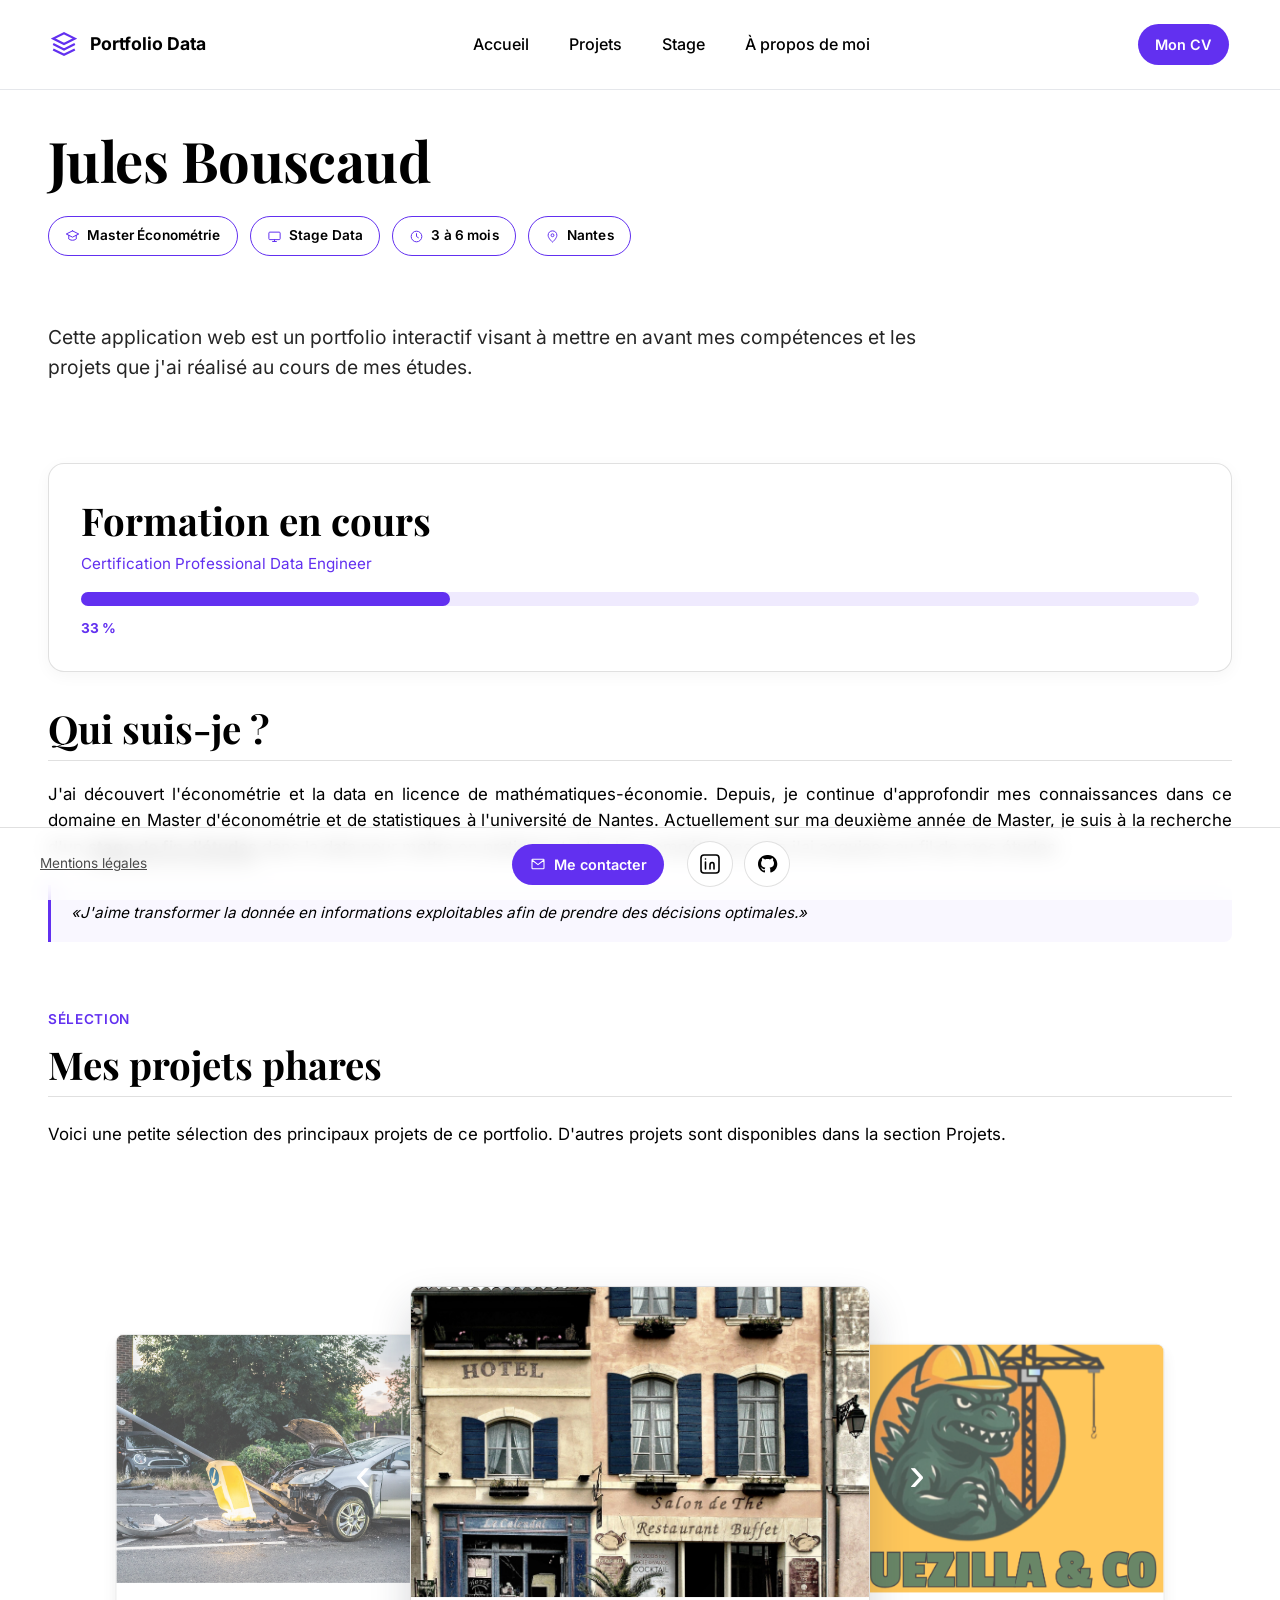
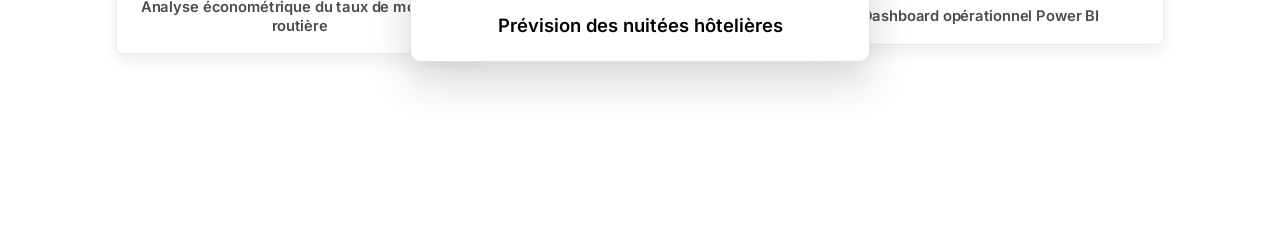
<file: index.html>
<!DOCTYPE html>
<html lang="fr">
<head>
    <meta charset="UTF-8">
    <meta name="viewport" content="width=device-width, initial-scale=1.0">
    <title>Accueil - Portfolio Jules Bouscaud</title>
    <link rel="stylesheet" href="static/css/style.css">
</head>
<body>

    <!-- Barre de navigation flottante -->
    <header class="floating-navbar">
        <a href="index.html" class="navbar-logo">
            <svg width="22" height="22" viewBox="0 0 24 24" fill="none" stroke="currentColor" stroke-width="2">
                <path d="M12 2L2 7l10 5 10-5-10-5zM2 17l10 5 10-5M2 12l10 5 10-5"/>
            </svg>
            <span>Portfolio Data</span>
        </a>

        <nav class="navbar-links" id="navbarLinks">
            <a href="index.html">Accueil</a>
            <a href="projets.html">Projets</a>
            <a href="stage.html">Stage</a>
            <a href="a_propos.html">À propos de moi</a>
            <a href="static/docs/cv.pdf" class="navbar-download-btn-mobile" download="Mon_CV.pdf">Mon CV</a>
        </nav>

        <!-- Bouton CV principal -->
        <a href="static/docs/cv.pdf" class="navbar-download-btn" download="Mon_CV.pdf">Mon CV</a>

        <button class="navbar-mobile-toggle" id="navbarMobileToggle" aria-label="Ouvrir le menu">
            <span></span><span></span><span></span>
        </button>
    </header>

    <main>
        <section class="hero">
            <h1>Jules Bouscaud</h1>

           <div class="hero-tags-row">
            <span class="hero-tag">
                <svg viewBox="0 0 24 24" fill="none" xmlns="http://www.w3.org/2000/svg">
                    <path d="M12 3L2 8L12 13L22 8L12 3Z" stroke="currentColor" stroke-width="1.6" stroke-linecap="round" stroke-linejoin="round"/>
                    <path d="M6 10V16C6 16 8.5 18 12 18C15.5 18 18 16 18 16V10" stroke="currentColor" stroke-width="1.6" stroke-linecap="round" stroke-linejoin="round"/>
                </svg>
                Master Économétrie
            </span>
            <span class="hero-tag">
                <svg viewBox="0 0 24 24" fill="none" xmlns="http://www.w3.org/2000/svg">
                    <rect x="3" y="5" width="18" height="12" rx="1.5" stroke="currentColor" stroke-width="1.6"/>
                    <path d="M9 20H15M12 17V20" stroke="currentColor" stroke-width="1.6" stroke-linecap="round"/>
                </svg>
                Stage Data
            </span>
            <span class="hero-tag">
                <svg viewBox="0 0 24 24" fill="none" xmlns="http://www.w3.org/2000/svg">
                    <circle cx="12" cy="12" r="8.5" stroke="currentColor" stroke-width="1.6"/>
                    <path d="M12 7.5V12L15 14" stroke="currentColor" stroke-width="1.6" stroke-linecap="round" stroke-linejoin="round"/>
                </svg>
                3 à 6 mois
            </span>
            <span class="hero-tag">
                <svg viewBox="0 0 24 24" fill="none" xmlns="http://www.w3.org/2000/svg">
                    <path d="M12 21C12 21 19 15 19 10C19 5.9 15.9 3 12 3C8.1 3 5 5.9 5 10C5 15 12 21 12 21Z" stroke="currentColor" stroke-width="1.6" stroke-linejoin="round"/>
                    <circle cx="12" cy="10" r="2.3" stroke="currentColor" stroke-width="1.6"/>
                </svg>
                Nantes 
            </span>
        </div>
        <br>
            <p class="tagline">
                Cette application web est un portfolio interactif visant à mettre en avant mes compétences et les projets que j'ai réalisé au cours
                de mes études. 
            </p>
        </section>

        <section class="training-progress" id="trainingProgress" data-progress="33">
            <h2>Formation en cours</h2>
            <p class="training-subtitle">Certification Professional Data Engineer</p>

            <div class="progress-track" role="progressbar" tabindex="0"
                 aria-label="Avancement de la formation"
                 aria-valuemin="0" aria-valuemax="100" aria-valuenow="0">
                <div class="progress-fill"></div>
            </div>

            <div class="progress-scale">
                <span class="progress-percent">0 %</span>
            </div>
        </section>

        <section class="about-me">
            <h2>Qui suis-je ?</h2>
            <p class="about-text">
                J'ai découvert l'économétrie et la data en licence de mathématiques-économie. 
                Depuis, je continue d'approfondir mes connaissances dans ce domaine en Master d'économétrie et de statistiques à l'université de Nantes.
                Actuellement sur ma deuxième année de Master, je suis à la recherche d'un <a href="stage.html" class="underline-hover">stage de fin d'études</a> dans la data 
                pour mettre en pratiques toutes les compétences que j'ai acquises au fil de mes études.
         </p>
            
            <blockquote class="personal-note">
                «J'aime transformer la donnée en informations exploitables afin de prendre des décisions optimales.»
            </blockquote>
        </section>

        <section class="projects-preview">
            <span class="section-eyebrow">Sélection</span>
            <h2>Mes projets phares</h2>
            <p class="section-text">
                Voici une petite sélection des principaux projets de ce portfolio. D'autres projets sont disponibles 
                dans la section <a href="projets.html">Projets</a>. 
            </p>
        </section>

        <div class="carousel" id="carousel">
            <button class="carousel-arrow carousel-arrow-left" id="prevBtn" aria-label="Projet précédent">&#8249;</button>

            <div class="carousel-track" id="carouselTrack">
                <a href="projet.html?id=nuitees" class="carousel-card" data-index="0">
                    <img src="static/img/projet1.jpg" alt="Prévision des nuitées hôtelières">
                    <div class="carousel-card-body"><h3>Prévision des nuitées hôtelières</h3></div>
                </a>

                <a href="projet.html?id=dashboard" class="carousel-card" data-index="1">
                    <img src="static/img/projet2.jpg" alt="Dashboard Power BI">
                    <div class="carousel-card-body"><h3>Dashboard opérationnel Power BI</h3></div>
                </a>

                <a href="projet.html?id=accident routier" class="carousel-card" data-index="2">
                    <img src="static/img/projet6.jpg" alt="accident mortel">
                    <div class="carousel-card-body">
                        <h3>Analyse économétrique du taux de mortalité routière</h3>
                    </div>
                </a>
            </div>

            <button class="carousel-arrow carousel-arrow-right" id="nextBtn" aria-label="Projet suivant">&#8250;</button>
        </div>
    </main>

    <!-- Footer -->
    <footer class="site-footer">
        <div class="footer-inner">
            <a href="#" class="footer-legal-link" id="openLegalModal">Mentions légales</a>
            <div class="footer-center-group">
                <a href="mailto:ton.email@exemple.com" class="footer-cta">
                    <svg viewBox="0 0 24 24" fill="none" xmlns="http://www.w3.org/2000/svg">
                        <path d="M3 6L12 13L21 6M4 5H20C20.5523 5 21 5.44772 21 6V18C21 18.5523 20.5523 19 20 19H4C3.44772 19 3 18.5523 3 18V6C3 5.44772 3.44772 5 4 5Z" stroke="currentColor" stroke-width="1.6" stroke-linecap="round" stroke-linejoin="round"/>
                    </svg>
                    Me contacter
                </a>
                <div class="footer-icons">
                    <a href="https://www.linkedin.com/in/jules-bouscaud-17594324b/" target="_blank" class="footer-icon" data-tooltip="LinkedIn">
                        <svg viewBox="0 0 24 24" fill="none" xmlns="http://www.w3.org/2000/svg">
                            <rect x="3" y="3" width="18" height="18" rx="3" stroke="currentColor" stroke-width="1.6"/>
                            <path d="M7.5 10V17M7.5 7V7.01M12 17V13C12 11.6 12.8 10.5 14.2 10.5C15.5 10.5 16 11.4 16 13V17" stroke="currentColor" stroke-width="1.6" stroke-linecap="round" stroke-linejoin="round"/>
                        </svg>
                    </a>
                    <a href="https://github.com/Jules-BStats" target="_blank" class="footer-icon" data-tooltip="GitHub">
                        <svg viewBox="0 0 24 24" fill="none" xmlns="http://www.w3.org/2000/svg">
                            <path d="M12 3C7 3 3 7 3 12C3 16 5.6 19.4 9.3 20.6C9.8 20.7 10 20.4 10 20.1V18.3C7.4 18.9 6.9 17.2 6.9 17.2C6.5 16.2 5.9 16 5.9 16C5.1 15.4 6 15.4 6 15.4C6.8 15.5 7.3 16.3 7.3 16.3C8.1 17.6 9.4 17.2 9.8 17C9.9 16.4 10.1 16 10.4 15.8C8.3 15.5 6.1 14.7 6.1 11.1C6.1 10.1 6.5 9.3 7.1 8.6C7 8.4 6.7 7.5 7.2 6.3C7.2 6.3 8 6 10 7.4C10.8 7.2 11.7 7.1 12.6 7.1C13.4 7.1 14.3 7.2 15.1 7.4C17.1 6 17.9 6.3 17.9 6.3C18.4 7.5 18.1 8.4 18 8.6C18.6 9.3 19 10.1 19 11.1C19 14.7 16.8 15.5 14.6 15.8C15 16.1 15.3 16.7 15.3 17.6V20.1C15.3 20.4 15.5 20.7 16 20.6C19.7 19.4 22.3 16 22.3 12C22.3 7 18.3 3 13.3 3H12Z" fill="currentColor"/>
                        </svg>
                    </a>
                </div>
            </div>
            <div class="footer-spacer"></div>
        </div>
    </footer>

    <div class="legal-modal-overlay" id="legalModal">
        <div class="legal-modal-content">
            <button class="legal-modal-close" id="closeLegalModal" aria-label="Fermer">&times;</button>
            <h2>Mentions Légales et RGPD</h2>
            
            <h3>1. Éditeur du site</h3>
            <p>Le présent site est un portfolio personnel édité par <strong>Jules Bouscaud</strong>.</p>
            
            <h3>2. Hébergement</h3>
            <p>Le site est hébergé par <strong>GitHub Inc.</strong><br>
            Adresse : 88 Colin P. Kelly Jr. Street, San Francisco, CA 94107, États-Unis.<br>
            Plateforme : GitHub Pages (https://pages.github.com)</p>
            
            <h3>3. Propriété intellectuelle et Copyright</h3>
            <p>© 2026 Jules Bouscaud - Tous droits réservés. Sauf mention contraire, les textes, le code source et la structure de ce site sont la propriété exclusive de l'éditeur. Les images utilisées sont libres de droits.</p>
            
            <h3>4. Protection des données personnelles (RGPD)</h3>
            <p>Ce site web est un site vitrine informatif en lecture seule. Aucune information personnelle n'est collectée à l'insu de l'utilisateur, aucun formulaire interactif ne stocke de données en base de données, et aucun cookie publicitaire ou de traçage n'est déposé.</p>
        </div>
    </div>

    <!-- Bouton Scroll to top -->
    <button class="scroll-top" id="scrollTop" aria-label="Remonter en haut">
        <svg viewBox="0 0 24 24" fill="none" xmlns="http://www.w3.org/2000/svg">
            <path d="M12 19V5M12 5L6 11M12 5L18 11" stroke="currentColor" stroke-width="2" stroke-linecap="round" stroke-linejoin="round"/>
        </svg>
    </button>   

    <!-- Scripts JS externes -->
    <script src="static/js/nav.js"></script>
    <script src="static/js/modal.js"></script>
    <script src="static/js/carousel.js"></script>
    <script src="static/js/swipe.js"></script>
    <script src="static/js/progress.js"></script>

</body>
</html>
</file>
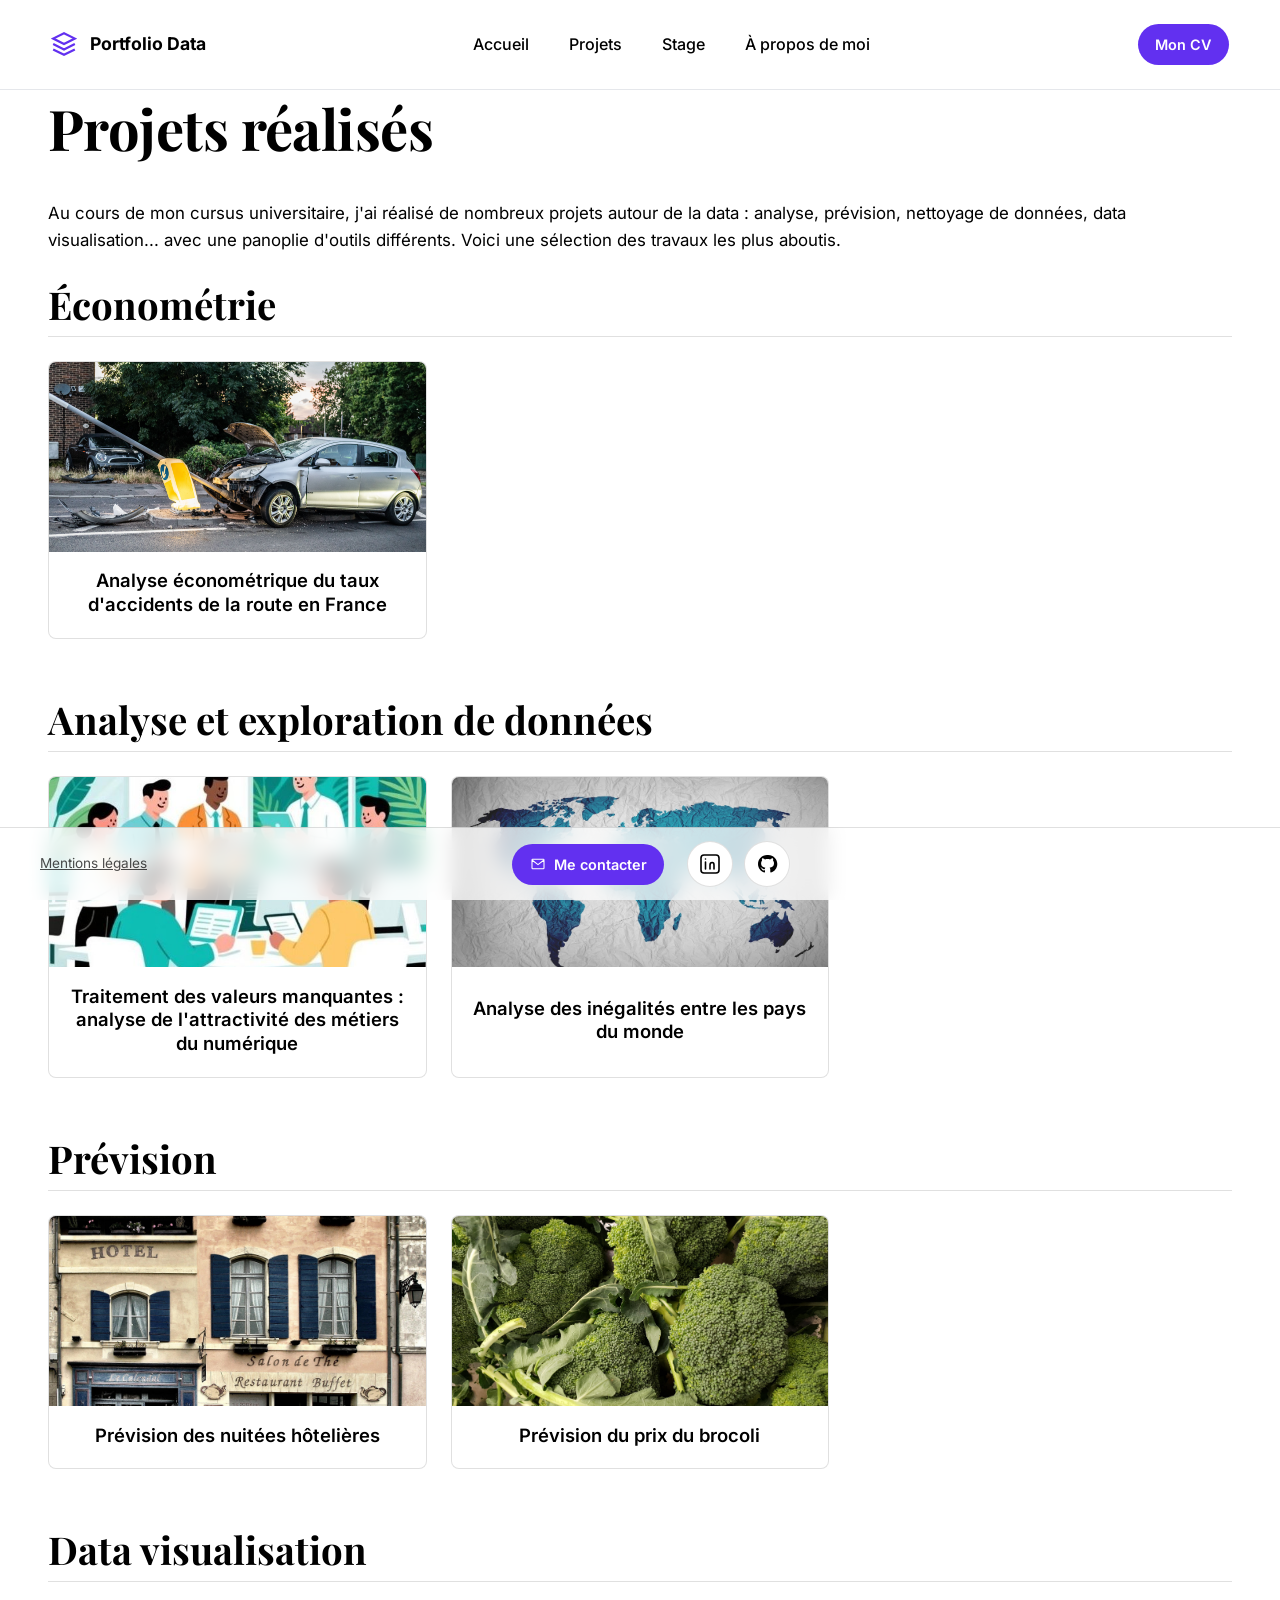
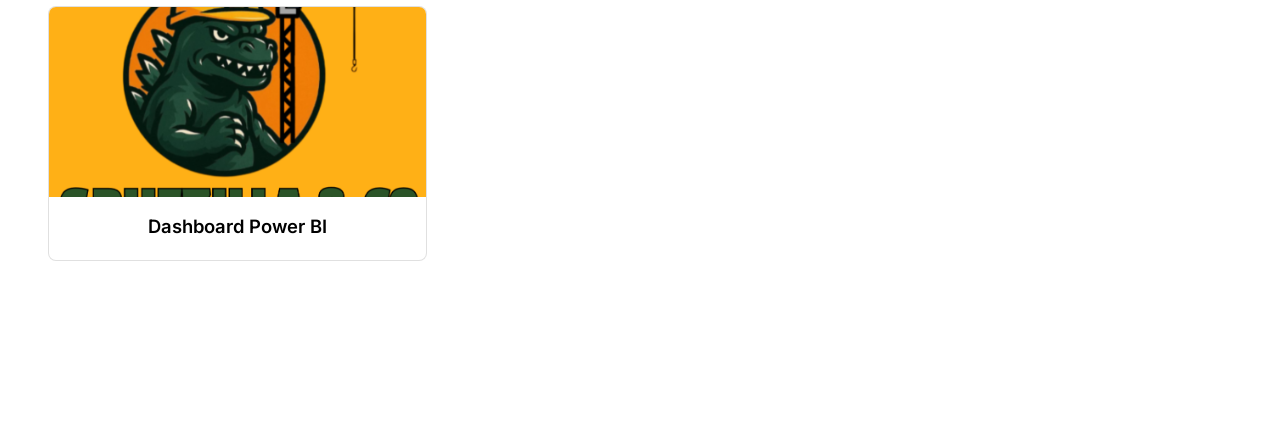
<file: projets.html>
<!DOCTYPE html>
<html lang="fr">
<head>
    <meta charset="UTF-8">
    <meta name="viewport" content="width=device-width, initial-scale=1.0">
    <title>Projets - Portfolio Jules Bouscaud</title>
    <link rel="stylesheet" href="static/css/style.css">
</head>
<body>

    <header class="floating-navbar">
        <a href="index.html" class="navbar-logo">
            <svg width="22" height="22" viewBox="0 0 24 24" fill="none" stroke="currentColor" stroke-width="2">
                <path d="M12 2L2 7l10 5 10-5-10-5zM2 17l10 5 10-5M2 12l10 5 10-5"/>
            </svg>
            <span>Portfolio Data</span>
        </a>
        <nav class="navbar-links" id="navbarLinks">
            <a href="index.html">Accueil</a>
            <a href="projets.html">Projets</a>
            <a href="stage.html">Stage</a>
            <a href="a_propos.html">À propos de moi</a>
            <a href="static/docs/cv.pdf" class="navbar-download-btn-mobile" download="Mon_CV.pdf">Mon CV</a>
        </nav>
        <a href="static/docs/cv.pdf" class="navbar-download-btn" download="Mon_CV.pdf">Mon CV</a>
        <button class="navbar-mobile-toggle" id="navbarMobileToggle" aria-label="Ouvrir le menu">
            <span></span><span></span><span></span>
        </button>
    </header>

    <main>
        <section class="projects-header">
            <h1>Projets réalisés</h1>
        </section>

        <section class="projects-intro">
            <p>
                Au cours de mon cursus universitaire, j'ai réalisé de nombreux projets autour de la data :
                analyse, prévision, nettoyage de données, data visualisation... avec une panoplie d'outils
                différents. Voici une sélection des travaux les plus aboutis.
            </p>
        </section>
        <br>

        <section class="project-family" data-family="analyse">
            <h2 class="family-title">Économétrie</h2>
            <div class="project-grid">
                <a href="projet.html?id=accident routier" id="accident routier" class="showcase-card project-card" data-skills="r solo">
                    <img src="static/img/projet6.jpg" alt="Analyse économétrique">
                    <div class="showcase-card-body">
                        <h3>Analyse économétrique du taux d'accidents de la route en France</h3>
                    </div>
                </a> 
            </div>
        </section>

        <section class="project-family" data-family="analyse">
            <h2 class="family-title">Analyse et exploration de données</h2>
            <div class="project-grid">
                <a href="projet.html?id=Nettoyage" id="Nettoyage" class="showcase-card project-card" data-skills="r solo">
                    <img src="static/img/projet3.jpg" alt="Nettoyage et exploration de données">
                    <div class="showcase-card-body">
                        <h3>Traitement des valeurs manquantes : analyse de l'attractivité des métiers du numérique</h3>
                    </div>
                </a>
            
                <a href="projet.html?id=Analyse  de donnees" id="Analyse  de donnees" class="showcase-card project-card" data-skills="r solo">
                    <img src="static/img/projet4.jpg" alt="Analyse de data">
                    <div class="showcase-card-body">
                        <h3>Analyse des inégalités entre les pays du monde</h3>
                    </div>
                </a>
            </div>
        </section>

        <section class="project-family" data-family="prevision">
            <h2 class="family-title">Prévision</h2>
            <div class="project-grid">
                <a href="projet.html?id=nuitees" id="nuitees" class="showcase-card project-card" data-skills="r binome">
                    <img src="static/img/projet1.jpg" alt="Prévision des nuitées hôtelières">
                    <div class="showcase-card-body">
                        <h3>Prévision des nuitées hôtelières</h3>
                    </div>
                </a>

                <a href="projet.html?id=brocolis" id="brocolis" class="showcase-card project-card" data-skills="r binome">
                    <img src="static/img/projet5.jpg" alt="Prévision du prix du brocoli">
                    <div class="showcase-card-body">
                        <h3>Prévision du prix du brocoli </h3>
                    </div>
                </a>
            </div>
        </section>

        <section class="project-family" data-family="visualisation">
            <h2 class="family-title">Data visualisation</h2>
            <div class="project-grid">
                <a href="projet.html?id=dashboard" id="dashboard" class="showcase-card project-card" data-skills="powerbi solo">
                    <img src="static/img/projet2.jpg" alt="Dashboard Power BI">
                    <div class="showcase-card-body">
                        <h3>Dashboard Power BI</h3>
                    </div>
                </a>
            </div>
        </section>
    </main>

    <footer class="site-footer">
        <div class="footer-inner">
            <a href="#" class="footer-legal-link" id="openLegalModal">Mentions légales</a>
            <div class="footer-center-group">
                <a href="mailto:ton.email@exemple.com" class="footer-cta">
                    <svg viewBox="0 0 24 24" fill="none" xmlns="http://www.w3.org/2000/svg">
                        <path d="M3 6L12 13L21 6M4 5H20C20.5523 5 21 5.44772 21 6V18C21 18.5523 20.5523 19 20 19H4C3.44772 19 3 18.5523 3 18V6C3 5.44772 3.44772 5 4 5Z" stroke="currentColor" stroke-width="1.6" stroke-linecap="round" stroke-linejoin="round"/>
                    </svg>
                    Me contacter
                </a>
                <div class="footer-icons">
                    <a href="https://www.linkedin.com/in/jules-bouscaud-17594324b/" target="_blank" class="footer-icon" data-tooltip="LinkedIn">
                        <svg viewBox="0 0 24 24" fill="none" xmlns="http://www.w3.org/2000/svg">
                            <rect x="3" y="3" width="18" height="18" rx="3" stroke="currentColor" stroke-width="1.6"/>
                            <path d="M7.5 10V17M7.5 7V7.01M12 17V13C12 11.6 12.8 10.5 14.2 10.5C15.5 10.5 16 11.4 16 13V17" stroke="currentColor" stroke-width="1.6" stroke-linecap="round" stroke-linejoin="round"/>
                        </svg>
                    </a>
                    <a href="https://github.com/Jules-BStats" target="_blank" class="footer-icon" data-tooltip="GitHub">
                        <svg viewBox="0 0 24 24" fill="none" xmlns="http://www.w3.org/2000/svg">
                            <path d="M12 3C7 3 3 7 3 12C3 16 5.6 19.4 9.3 20.6C9.8 20.7 10 20.4 10 20.1V18.3C7.4 18.9 6.9 17.2 6.9 17.2C6.5 16.2 5.9 16 5.9 16C5.1 15.4 6 15.4 6 15.4C6.8 15.5 7.3 16.3 7.3 16.3C8.1 17.6 9.4 17.2 9.8 17C9.9 16.4 10.1 16 10.4 15.8C8.3 15.5 6.1 14.7 6.1 11.1C6.1 10.1 6.5 9.3 7.1 8.6C7 8.4 6.7 7.5 7.2 6.3C7.2 6.3 8 6 10 7.4C10.8 7.2 11.7 7.1 12.6 7.1C13.4 7.1 14.3 7.2 15.1 7.4C17.1 6 17.9 6.3 17.9 6.3C18.4 7.5 18.1 8.4 18 8.6C18.6 9.3 19 10.1 19 11.1C19 14.7 16.8 15.5 14.6 15.8C15 16.1 15.3 16.7 15.3 17.6V20.1C15.3 20.4 15.5 20.7 16 20.6C19.7 19.4 22.3 16 22.3 12C22.3 7 18.3 3 13.3 3H12Z" fill="currentColor"/>
                        </svg>
                    </a>
                </div>
            </div>
            <div class="footer-spacer"></div>
        </div>
    </footer>

    <div class="legal-modal-overlay" id="legalModal">
        <div class="legal-modal-content">
            <button class="legal-modal-close" id="closeLegalModal" aria-label="Fermer">&times;</button>
            <h2>Mentions Légales et RGPD</h2>
            
            <h3>1. Éditeur du site</h3>
            <p>Le présent site est un portfolio personnel édité par <strong>Jules Bouscaud</strong>.</p>
            
            <h3>2. Hébergement</h3>
            <p>Le site est hébergé par <strong>GitHub Inc.</strong><br>
            Adresse : 88 Colin P. Kelly Jr. Street, San Francisco, CA 94107, États-Unis.<br>
            Plateforme : GitHub Pages (https://pages.github.com)</p>
            
            <h3>3. Propriété intellectuelle et Copyright</h3>
            <p>© 2026 Jules Bouscaud - Tous droits réservés. Sauf mention contraire, les textes, le code source et la structure de ce site sont la propriété exclusive de l'éditeur. Les images utilisées sont libres de droits.</p>
            
            <h3>4. Protection des données personnelles (RGPD)</h3>
            <p>Ce site web est un site vitrine informatif en lecture seule. Aucune information personnelle n'est collectée à l'insu de l'utilisateur, aucun formulaire interactif ne stocke de données en base de données, et aucun cookie publicitaire ou de traçage n'est déposé.</p>
        </div>
    </div>

    <button class="scroll-top" id="scrollTop" aria-label="Remonter en haut">
        <svg viewBox="0 0 24 24" fill="none" xmlns="http://www.w3.org/2000/svg"><path d="M12 19V5M12 5L6 11M12 5L18 11" stroke="currentColor" stroke-width="2" stroke-linecap="round" stroke-linejoin="round"/></svg>
    </button>   

    <script src="static/js/nav.js"></script>
    <script src="static/js/modal.js"></script>
    <script src="static/js/projets.js"></script>
</body>
</html>
</file>
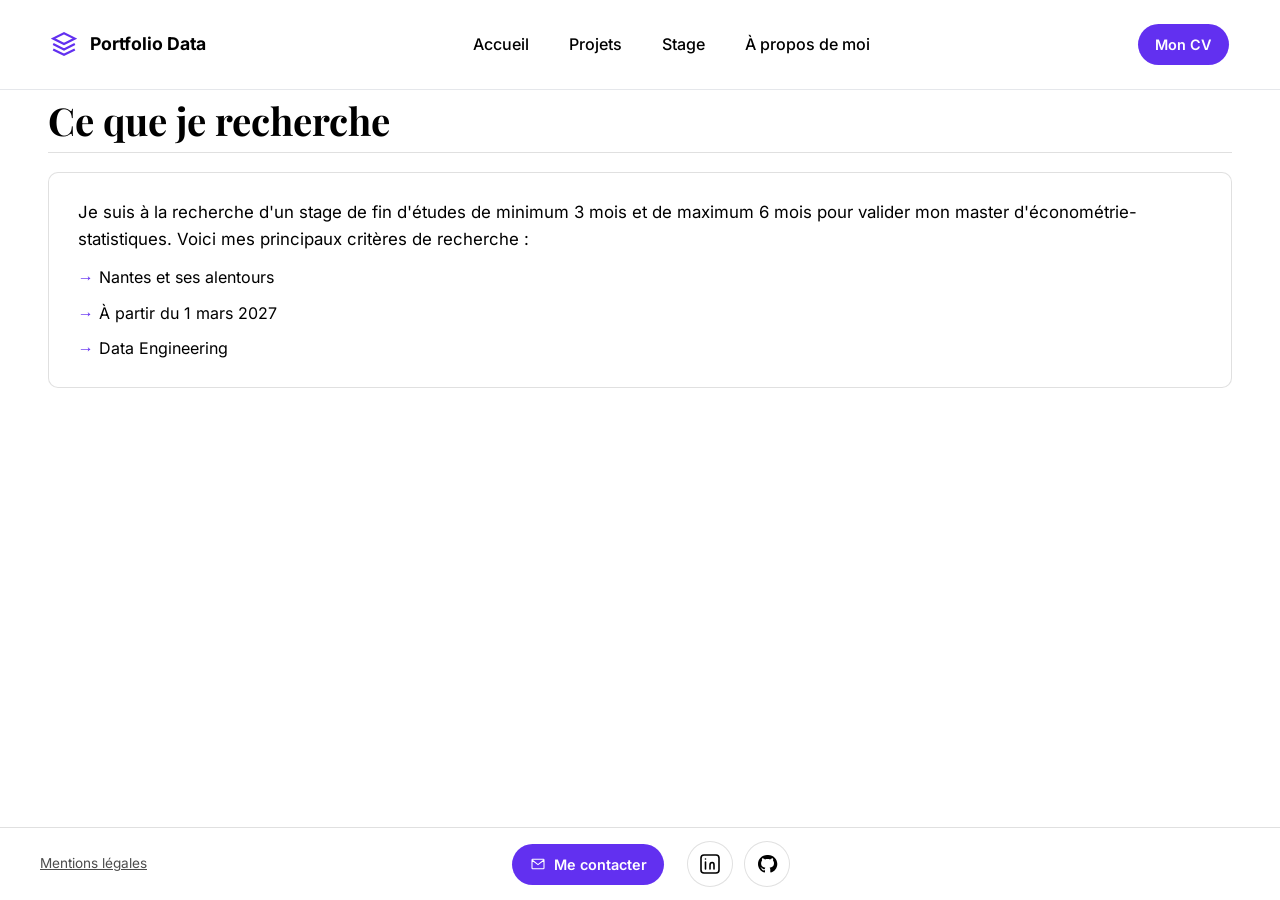
<file: stage.html>
<!DOCTYPE html>
<html lang="fr">
<head>
    <meta charset="UTF-8">
    <meta name="viewport" content="width=device-width, initial-scale=1.0">
    <title>Stage - Portfolio Jules Bouscaud</title>
    <link rel="stylesheet" href="static/css/style.css">
</head>
<body>

    <header class="floating-navbar">
        <a href="index.html" class="navbar-logo">
            <svg width="22" height="22" viewBox="0 0 24 24" fill="none" stroke="currentColor" stroke-width="2"><path d="M12 2L2 7l10 5 10-5-10-5zM2 17l10 5 10-5M2 12l10 5 10-5"/></svg>
            <span>Portfolio Data</span>
        </a>
        <nav class="navbar-links" id="navbarLinks">
            <a href="index.html">Accueil</a>
            <a href="projets.html">Projets</a>
            <a href="stage.html">Stage</a>
            <a href="a_propos.html">À propos de moi</a>
            <a href="static/docs/cv.pdf" class="navbar-download-btn-mobile" download="Mon_CV.pdf">Mon CV</a>
        </nav>
        <a href="static/docs/cv.pdf" class="navbar-download-btn" download="Mon_CV.pdf">Mon CV</a>
        <button class="navbar-mobile-toggle" id="navbarMobileToggle" aria-label="Ouvrir le menu">
            <span></span><span></span><span></span>
        </button>
    </header>

    <main>
        <section class="about-section">
            <h2>Ce que je recherche</h2>
            <div class="search-box">
                <p>Je suis à la recherche d'un stage de fin d'études de minimum 3 mois et de maximum 6 mois
                    pour valider mon master d'économétrie-statistiques. Voici mes principaux critères de recherche :
                </p>
                <ul>
                    <li>Nantes et ses alentours</li>
                    <li>À partir du 1 mars 2027</li>
                    <li>Data Engineering</li>
                </ul>
            </div>
        </section>
    </main>

    <footer class="site-footer">
        <div class="footer-inner">
            <a href="#" class="footer-legal-link" id="openLegalModal">Mentions légales</a>
            <div class="footer-center-group">
                <a href="mailto:ton.email@exemple.com" class="footer-cta">
                    <svg viewBox="0 0 24 24" fill="none" xmlns="http://www.w3.org/2000/svg">
                        <path d="M3 6L12 13L21 6M4 5H20C20.5523 5 21 5.44772 21 6V18C21 18.5523 20.5523 19 20 19H4C3.44772 19 3 18.5523 3 18V6C3 5.44772 3.44772 5 4 5Z" stroke="currentColor" stroke-width="1.6" stroke-linecap="round" stroke-linejoin="round"/>
                    </svg>
                    Me contacter
                </a>
                <div class="footer-icons">
                    <a href="https://www.linkedin.com/in/jules-bouscaud-17594324b/" target="_blank" class="footer-icon" data-tooltip="LinkedIn">
                        <svg viewBox="0 0 24 24" fill="none" xmlns="http://www.w3.org/2000/svg">
                            <rect x="3" y="3" width="18" height="18" rx="3" stroke="currentColor" stroke-width="1.6"/>
                            <path d="M7.5 10V17M7.5 7V7.01M12 17V13C12 11.6 12.8 10.5 14.2 10.5C15.5 10.5 16 11.4 16 13V17" stroke="currentColor" stroke-width="1.6" stroke-linecap="round" stroke-linejoin="round"/>
                        </svg>
                    </a>
                    <a href="https://github.com/Jules-BStats" target="_blank" class="footer-icon" data-tooltip="GitHub">
                        <svg viewBox="0 0 24 24" fill="none" xmlns="http://www.w3.org/2000/svg">
                            <path d="M12 3C7 3 3 7 3 12C3 16 5.6 19.4 9.3 20.6C9.8 20.7 10 20.4 10 20.1V18.3C7.4 18.9 6.9 17.2 6.9 17.2C6.5 16.2 5.9 16 5.9 16C5.1 15.4 6 15.4 6 15.4C6.8 15.5 7.3 16.3 7.3 16.3C8.1 17.6 9.4 17.2 9.8 17C9.9 16.4 10.1 16 10.4 15.8C8.3 15.5 6.1 14.7 6.1 11.1C6.1 10.1 6.5 9.3 7.1 8.6C7 8.4 6.7 7.5 7.2 6.3C7.2 6.3 8 6 10 7.4C10.8 7.2 11.7 7.1 12.6 7.1C13.4 7.1 14.3 7.2 15.1 7.4C17.1 6 17.9 6.3 17.9 6.3C18.4 7.5 18.1 8.4 18 8.6C18.6 9.3 19 10.1 19 11.1C19 14.7 16.8 15.5 14.6 15.8C15 16.1 15.3 16.7 15.3 17.6V20.1C15.3 20.4 15.5 20.7 16 20.6C19.7 19.4 22.3 16 22.3 12C22.3 7 18.3 3 13.3 3H12Z" fill="currentColor"/>
                        </svg>
                    </a>
                </div>
            </div>
            <div class="footer-spacer"></div>
        </div>
    </footer>


<div class="legal-modal-overlay" id="legalModal">
        <div class="legal-modal-content">
            <button class="legal-modal-close" id="closeLegalModal" aria-label="Fermer">&times;</button>
            <h2>Mentions Légales et RGPD</h2>
            
            <h3>1. Éditeur du site</h3>
            <p>Le présent site est un portfolio personnel édité par <strong>Jules Bouscaud</strong>.</p>
            
            <h3>2. Hébergement</h3>
            <p>Le site est hébergé par <strong>GitHub Inc.</strong><br>
            Adresse : 88 Colin P. Kelly Jr. Street, San Francisco, CA 94107, États-Unis.<br>
            Plateforme : GitHub Pages (https://pages.github.com)</p>
            
            <h3>3. Propriété intellectuelle et Copyright</h3>
            <p>© 2026 Jules Bouscaud - Tous droits réservés. Sauf mention contraire, les textes, le code source et la structure de ce site sont la propriété exclusive de l'éditeur. Les images utilisées sont libres de droits.</p>
            
            <h3>4. Protection des données personnelles (RGPD)</h3>
            <p>Ce site web est un site vitrine informatif en lecture seule. Aucune information personnelle n'est collectée à l'insu de l'utilisateur, aucun formulaire interactif ne stocke de données en base de données, et aucun cookie publicitaire ou de traçage n'est déposé.</p>
        </div>
    </div>

    <script src="static/js/nav.js"></script>
    <script src="static/js/modal.js"></script>
</body>
</html>
</file>
<file: static/css/style.css>
/* ############################### CSS #######################################

/* POLICE GOOGLE FONT 

/* Inter - 400 (Regular) */
@font-face {
  font-family: 'Inter';
  font-style: normal;
  font-weight: 400;
  font-display: swap;
  src: url('../fonts/inter-v18-latin-regular.woff2') format('woff2');
}

/* Inter - 500 (Medium) */
@font-face {
  font-family: 'Inter';
  font-style: normal;
  font-weight: 500;
  font-display: swap;
  src: url('../fonts/inter-v18-latin-500.woff2') format('woff2');
}

/* Inter - 600 (Semi-Bold) */
@font-face {
  font-family: 'Inter';
  font-style: normal;
  font-weight: 600;
  font-display: swap;
  src: url('../fonts/inter-v18-latin-600.woff2') format('woff2');
}

/* Inter - 700 (Bold) */
@font-face {
  font-family: 'Inter';
  font-style: normal;
  font-weight: 700;
  font-display: swap;
  src: url('../fonts/inter-v18-latin-700.woff2') format('woff2');
}

/* Playfair Display - 700 (Bold) */
@font-face {
  font-family: 'Playfair Display';
  font-style: normal;
  font-weight: 700;
  font-display: swap;
  src: url('../fonts/playfair-display-v37-latin-700.woff2') format('woff2');
}

/* Playfair Display - 800 (Extra-Bold) */
@font-face {
  font-family: 'Playfair Display';
  font-style: normal;
  font-weight: 800;
  font-display: swap;
  src: url('../fonts/playfair-display-v37-latin-800.woff2') format('woff2');
}
/* ==========================================================================
   VARIABLES GLOBALES
   ========================================================================== */
:root {
    --color-ink: #000000;
    --color-border: rgba(0, 0, 0, 0.12);
    --color-teal: #6230F0;
    --color-card-bg: #FFFFFF;
    --background-color: #FFFFFF;
    
    --font-body: 'Inter', -apple-system, sans-serif;
    --font-title: 'Playfair Display', Georgia, serif;

    --topbar-height: 90px;
}

/* ==========================================================================
   STYLES DE BASE
   ========================================================================== */
* { box-sizing: border-box; margin: 0; padding: 0; }

body {
    font-family: var(--font-body);
    color: var(--color-ink);
    background: var(--background-color);
    min-height: 100vh;
    line-height: 1.6;
    -webkit-font-smoothing: antialiased; /* Rendu typographique plus net */
}

a { color: inherit; text-decoration: none; }
img { max-width: 100%; height: auto; display: block; }

/* ==========================================================================
   TYPOGRAPHIE GLOBALE 
   ========================================================================== */
h1, h2, h3, h4 {
    color: var(--color-ink);
}

h1, h2 {
    font-family: var(--font-title);
    font-weight: 700;
}

/* H1 : Titres principaux (Hero, En-têtes de pages) */
h1 {
    font-size: clamp(2.2rem, 5vw, 3.5rem);
    line-height: 1.15;
    letter-spacing: -0.01em;
    margin-bottom: 1.5rem;
}

/* H2 : Titres de sections */
h2 {
    font-size: clamp(1.8rem, 3.5vw, 2.4rem);
    line-height: 1.25;
    margin-bottom: 1.2rem;
}

/* H3 : Sous-sections, Titres de cartes */
h3 {
    font-size: 1.15rem;
    font-weight: 600;
    line-height: 1.3;
}

/* H4 : Petits titres (ex: intérieur des cartes compétences) */
h4 {
    font-size: 1.05rem;
    font-weight: 600;
}

p {
    font-size: 1.05rem;
    line-height: 1.6;
}

/* Surtitres (Eyebrows) : Dates, petits labels (Timeline, Skills, Data box) */
.section-eyebrow, .skills-subtitle, .timeline-date, .data-box dt {
    display: inline-block;
    font-size: 0.85rem;
    font-weight: 600;
    text-transform: uppercase;
    letter-spacing: 0.05em;
    color: var(--color-teal);
    margin-bottom: 0.6rem;
}

/* ==========================================================================
   LAYOUT PRINCIPAL
   ========================================================================== */
main {
    padding: 6rem 3rem 6.5rem; 
    max-width: 1440px;         
    margin: 0 auto;
    min-height: calc(100vh - 140px);
}

/* ===== MOBILE : marges ===== */
@media (max-width: 768px) {
    main {
        padding: 6rem 1.1rem 7rem;   /* haut / côtés / bas (le bas laisse la place au footer fixe) */
    }
    .about-me { padding: 1.25rem; }
    .search-box { padding: 1.2rem; }
}
/* ==========================================================================
   NAVIGATION
   ========================================================================== */
.floating-navbar {
    position: fixed;
    top: 0;
    left: 0;
    width: 100%;
    height: var(--topbar-height); 
    background-color: rgba(255, 255, 255, 0.85);
    backdrop-filter: blur(12px);
    -webkit-backdrop-filter: blur(12px);
    border-bottom: 1px solid #E5E7EB;
    padding: 0 max(4%, calc((100vw - 1200px) / 2)); 
    display: flex;
    align-items: center;
    justify-content: space-between;
    z-index: 1000;
}

.navbar-logo {
    display: flex;
    align-items: center;
    gap: 0.8rem;
    font-weight: 700;
    font-size: 1.1rem; 
    flex-shrink: 0;
}

.navbar-logo svg {
    color: var(--color-teal);
    width: 26px; 
    height: 26px;
}

.navbar-links {
    display: flex;
    align-items: center;
    gap: 2.5rem;
    white-space: nowrap;
    margin: 0 auto; 
}

.navbar-links a {
    position: relative;
    font-size: 1rem; 
    font-weight: 500;
    padding: 0.5rem 0;
    transition: color 0.3s ease;
}

.navbar-links a::after {
    content: '';
    position: absolute;
    bottom: 0;
    left: 0;
    width: 0%;
    height: 2px;
    background-color: var(--color-teal);
    transition: width 0.3s ease;
}

.navbar-links a:hover { color: var(--color-teal); }
.navbar-links a:hover::after, .navbar-links a.active::after { width: 100%; }

.navbar-download-btn {
    display: inline-flex;
    align-items: center;
    gap: 0.5rem;
    padding: 0.55rem 1.1rem;
    background-color: var(--color-teal);
    color: #FFFFFF;
    font-weight: 600;
    font-size: 0.9rem;
    border-radius: 999px;
    transition: background-color 0.2s ease, transform 0.2s ease;
    flex-shrink: 0;
}

.navbar-download-btn:hover {
    background-color: #8c5ff2;
    transform: translateY(-2px);
}

.navbar-mobile-toggle {
    display: none;
    flex-direction: column;
    justify-content: center;
    gap: 6px; 
    width: 44px;
    height: 44px;
    background: none;
    border: none;
    cursor: pointer;
    flex-shrink: 0;
}

.navbar-mobile-toggle span {
    display: block;
    width: 26px;
    height: 2px;
    border-radius: 2px;
    background-color: #000000;
    margin: 0 auto;
    transition: all 0.3s ease;
}

.navbar-links a.navbar-download-btn-mobile {
    display: none !important;
}

@media (max-width: 768px) {
    .floating-navbar { padding: 0 5%; }
    .navbar-links {
        display: none;
        position: absolute;
        top: var(--topbar-height); 
        left: 0;
        width: 100%;
        margin: 0;
        flex-direction: column;
        align-items: center;
        gap: 0;
        background: rgba(255, 255, 255, 0.98);
        backdrop-filter: blur(10px);
        border-bottom: 1px solid #E5E7EB;
        padding: 1rem 0 2rem 0;
        box-shadow: 0 10px 20px rgba(0,0,0,0.05);
    }
    .navbar-links.open { display: flex; }
    .navbar-links a {
        font-size: 1.1rem;
        padding: 1rem;
        width: 100%;
        text-align: center;
    }
    .navbar-links a::after { display: none; }
    .navbar-mobile-toggle { display: flex; }
    .navbar-download-btn { display: none; }
    
    .navbar-links a.navbar-download-btn-mobile {
        display: inline-flex !important;
        justify-content: center;
        width: auto;
        margin-top: 1rem;
        padding: 0.7rem 2.2rem;
        background-color: var(--color-teal);
        color: #FFFFFF !important;
        font-weight: 600;
        font-size: 1rem;
        border-radius: 999px;
    }
}

/* ==========================================================================
   COMPOSANTS GÉNÉRIQUES (Badges, Boutons)
   ========================================================================== */

/* Tags (Hero) */
.hero-tag {
    display: inline-flex;
    align-items: center;
    gap: 0.45rem;
    padding: 0.5rem 1rem;
    background-color: #FFFFFF;
    border: 1.5px solid var(--color-teal);
    border-radius: 999px;
    font-size: 0.85rem;
    font-weight: 600;
    letter-spacing: 0.01em;
    color: var(--color-ink);
    transition: transform 0.2s ease, background-color 0.2s ease, color 0.2s ease;
}
.hero-tag:hover {
    transform: translateY(-1px);
    background-color: var(--color-teal);
    color: #FFFFFF;
}
.hero-tag svg {
    width: 15px;
    height: 15px;
    flex-shrink: 0;
    color: var(--color-teal);
    transition: color 0.2s ease;
}
.hero-tag:hover svg {
    color: #FFFFFF;
}
/* Badges filtres (Projets) */
.skill-badge {
    --skill-color: var(--color-ink);
    display: inline-flex;
    align-items: center;
    padding: 0.4rem 0.95rem;
    border-radius: 999px;
    border: 1.5px solid var(--skill-color);
    color: var(--skill-color);
    background-color: #FFFFFF;
    font-size: 0.85rem;
    font-weight: 600;
    cursor: pointer;
    transition: background-color 0.2s ease, color 0.2s ease, transform 0.15s ease;
}
.skill-badge:hover { transform: translateY(-2px); }
.skill-badge.active { background-color: var(--skill-color); color: #FFFFFF; }

/* --- Couleurs des compétences --- */

/* Langages & outils */
.skill-r        { --skill-color: #2E5C8A; }
.skill-r-shiny  { --skill-color: #2E5C8A; }
.skill-powerbi  { --skill-color: #C1440E; }
.skill-dax      { --skill-color: #C1440E; }

/* Économétrie & séries temporelles */
.skill-mco                        { --skill-color: #6B4C9A; }
.skill-économétrie-quantitative   { --skill-color: #6B4C9A; }
.skill-série-temporelle           { --skill-color: #59A832; }
.skill-prévision                  { --skill-color: #3F7D63; }

/* Préparation & exploration des données */
.skill-imputation           { --skill-color: #0F766E; }
.skill-nettoyage            { --skill-color: #0F766E; }
.skill-analyse-exploratoire { --skill-color: #0E7490; }
.skill-acp                  { --skill-color: #8A4B9E; }
.skill-clustering           { --skill-color: #8A4B9E; }

/* Visualisation */
.skill-data-viz { --skill-color: #9A7200; }

/* Badges non cliquables (pages projet) */
.skill-badge.static { cursor: default; }
.skill-badge.static:hover { transform: none; }

/* Badges petits (Packages & Savoir-faire) */
.package-badge, .competency-badge {
    display: inline-flex;
    align-items: center;
    border-radius: 999px;
    border: 1px solid var(--color-border);
    background-color: #FFFFFF;
    font-weight: 500;
    transition: transform 0.15s ease, border-color 0.2s ease, color 0.2s ease;
}
.package-badge {
    gap: 0.4rem;
    padding: 0.25rem 0.7rem;
    font-size: 0.78rem;
}
.package-badge img { width: 14px; height: 14px; flex-shrink: 0; }
.package-badge:hover { transform: translateY(-2px); border-color: var(--color-teal); color: var(--color-teal); }

.competency-badge {
    gap: 0.55rem;
    padding: 0.55rem 1.1rem;
    font-size: 0.88rem;
    font-weight: 600;
}
.competency-badge svg { width: 17px; height: 17px; flex-shrink: 0; color: var(--color-teal); }
.competency-badge:hover { transform: translateY(-2px); border-color: var(--color-teal); box-shadow: 0 6px 14px rgba(27, 34, 42, 0.08); }


/* ==========================================================================
   SECTIONS & PAGES
   ========================================================================== */

/* --- HERO --- */
.hero {
    display: flex;
    flex-direction: column;
    align-items: flex-start; 
    padding: 2rem 0 1rem;   
}

.hero-text-container {
    width: 100%;
    max-width: 1000px; 
}

.hero p.tagline {
    font-size: clamp(1.05rem, 2vw, 1.2rem);
    text-align: left; 
    opacity: 0.85;     
    margin-bottom: 2rem;
    max-width: 75ch;   
} 

.hero-tags-row {
    display: flex;
    flex-wrap: wrap;
    align-items: center;
    gap: 0.75rem;
    margin-bottom: 2.5rem;
}

@media (max-width: 768px) {
    .hero { padding: 1rem 0 2rem; }
    .hero-tags-row { gap: 0.5rem; margin-bottom: 1.5rem; }
    .hero-tag { padding: 0.35rem 0.75rem; font-size: 0.8rem; }
}

/* ====================== FORMATION EN COURS (barre de progression) ========================== */
   
 

.training-progress {
    background-color: #FFFFFF;
    border: 1px solid var(--color-border);
    border-radius: 16px;
    padding: 2rem;
    margin: 2rem 0;
    box-shadow: 0 4px 16px rgba(0, 0, 0, 0.04);
}

.training-progress h2 { margin-bottom: 0.5rem; }

.training-subtitle {
    font-size: 0.95rem;
    margin-bottom: 1rem;
    color : var(--color-teal)
}

.progress-track {
    position: relative;
    height: 14px;
    border-radius: 999px;
    background-color: rgba(98, 48, 240, 0.1);
    cursor: pointer;
}

.progress-fill {
    position: relative;
    height: 100%;
    width: 0%;
    border-radius: 999px;
    background-color: var(--color-teal);
}

/* Pastille au bout de la barre : affiche le pourcentage */
.progress-fill::after {
    content: attr(data-label);
    position: absolute;
    right: 0;
    bottom: calc(100% + 10px);
    transform: translateX(50%);
    background-color: var(--color-ink);
    color: #FFFFFF;
    font-size: 0.75rem;
    font-weight: 600;
    padding: 0.25rem 0.55rem;
    border-radius: 5px;
    white-space: nowrap;
    opacity: 0;
    pointer-events: none;
    transition: opacity 0.2s ease;
}

.progress-track:hover .progress-fill::after,
.progress-track:focus-visible .progress-fill::after {
    opacity: 1;
    background-color : #8c5ff2;
}

.progress-track:focus-visible {
    outline: 2px solid var(--color-teal);
    outline-offset: 4px;
}

/* Repères début / fin sous la barre */
.progress-scale {
    display: flex;
    justify-content: space-between;
    margin-top: 0.7rem;
    font-size: 0.85rem;
    font-weight: 500;
}

.progress-percent {
    font-weight: 700;
    color: var(--color-teal);
    opacity: 1;
}

@media (max-width: 768px) {
    .training-progress { padding: 1.4rem 1.2rem; }
    .training-subtitle { margin-bottom: 1.5rem; }
}

/* --- ABOUT ME --- */
.about-me {
    margin: 2rem 0 0;
    text-align: justify;
}

.about-me h2,
.projects-preview h2 {
    padding-bottom: 0.5rem;
    border-bottom: 1px solid var(--color-border);
}

.about-me .about-text { text-align: justify; margin-bottom: 1.5rem; }

.personal-note {
    background: rgba(98, 48, 240, 0.04);
    border-left: 3px solid var(--color-teal);
    padding: 1rem 1.25rem;
    border-radius: 0 8px 8px 0;
    font-style: italic;
    font-size: 0.95rem;
}

/* --- PROJETS PREVIEW & HEADER --- */
.projects-preview {
    text-align: left;
    margin: 0 0 1rem;
    padding-top: 4rem;
}

.projects-preview h2 { margin-bottom: 1.5rem; }

.projects-header { text-align: left; margin-bottom: 2.5rem; }
.projects-intro { text-align: left; }

/* --- CAROUSEL --- */
.carousel {
    position: relative;
    height: 540px;
    margin-top: 3.5rem;
    display: flex;
    align-items: center;
    justify-content: center;
}
.carousel-track { position: relative; width: 460px; height: 100%; }

.carousel-card {
    position: absolute;
    top: 50%;     
    left: 50%;
    width: 460px;
    background-color: var(--color-card-bg);
    border: 1px solid var(--color-border);
    border-radius: 10px;
    overflow: hidden;
    cursor: pointer;
    transition: transform 0.45s ease, opacity 0.45s ease, box-shadow 0.45s ease;
}
.carousel-card img { 
    width: 100%;
    height: 310px; 
    object-fit: cover; 
}
.carousel-card-body { padding: 1.1rem 1.2rem 1.4rem; text-align: center; }

.carousel-card.pos-center { transform: translate(-50%, -50%) scale(1); z-index: 3; opacity: 1; box-shadow: 0 20px 40px rgba(27, 34, 42, 0.18); }
.carousel-card.pos-left { transform: translate(-124%, calc(-50% + 20px)) scale(0.8); z-index: 2; opacity: 0.7; box-shadow: 0 10px 20px rgba(27, 34, 42, 0.1); }
.carousel-card.pos-right { transform: translate(24%, calc(-50% + 20px)) scale(0.8); z-index: 2; opacity: 0.7; box-shadow: 0 10px 20px rgba(27, 34, 42, 0.1); }
.carousel-arrow {
    background: transparent;
    border: none;
    width: 46px;
    height: 46px;
    font-size: 3rem; 
    line-height: 1;
    color: #FFFFFF; 
    cursor: pointer;
    z-index: 4;
    display: flex;
    align-items: center;
    justify-content: center;
    transition: color 0.3s ease, transform 0.3s ease;
    flex-shrink: 0;
    margin: 0 1.5rem;
}
.carousel-arrow:hover { color: var(--color-teal); opacity: 1; }
.carousel-arrow.left:hover { transform: translateX(-4px); }
.carousel-arrow.right:hover { transform: translateX(4px); }

/* ===== MOBILE : carousel ===== */
.carousel { touch-action: pan-y; }   /* le swipe horizontal est géré par le JS, le scroll vertical reste natif */

@media (max-width: 640px) {
    .carousel { height: 290px; margin-top: 2rem; }
    .carousel-track, .carousel-card { width: 220px; }
    .carousel-card img { height: 140px; }
    .carousel-card-body { padding: 0.7rem 0.8rem 0.9rem; }
    .carousel-card-body h3 { font-size: 0.9rem; }

    .carousel-card.pos-left  { transform: translate(-108%, calc(-50% + 12px)) scale(0.78); }
    .carousel-card.pos-right { transform: translate(8%,    calc(-50% + 12px)) scale(0.78); }

    /* Le swipe remplace les flèches (qui prenaient de la place) */
    .carousel-arrow { display: none; }
}

/* --- GRILLE DE PROJETS (Showcase) --- */
.project-family { margin-bottom: 3.5rem; transition: opacity 0.2s ease; }
.family-title {
    padding-bottom: 0.5rem;
    border-bottom: 1px solid var(--color-border);
}

.showcase, .project-grid {
    display: grid;
    grid-template-columns: repeat(3, 1fr);
    gap: 1.5rem;
    margin-top: 1.5rem;
}

.showcase-card {
    background-color: var(--color-card-bg);
    border: 1px solid var(--color-border);
    border-radius: 8px;
    overflow: hidden;
    transition: transform 0.2s ease, box-shadow 0.2s ease, border-color 0.2s ease;
    
    /* AJOUTS POUR CORRIGER L'ESPACE BLANC */
    display: flex;
    flex-direction: column;
    height: 100%; /* S'assure que la carte remplit toute la cellule de la grille */
}

.showcase-card:hover {
    transform: translateY(-4px);
    box-shadow: 0 12px 24px rgba(27, 34, 42, 0.12);
    border-color: var(--color-teal);
}

.showcase-card img { 
    height: 190px; 
    object-fit: cover; 
    flex-shrink: 0; 
}

.showcase-card-body { 
    padding: 1.1rem 1.2rem 1.3rem; 
    text-align: center;
    display: flex;
    align-items: center; /* Centre le texte horizontalement */
    justify-content: center; /* Centre le texte verticalement si la carte est plus grande */
    flex-grow: 1;  
}
/* ===== MOBILE : page Projets ===== */
@media (max-width: 720px) {
    .project-grid {
        display: flex;
        gap: 0.9rem;
        overflow-x: auto;
        scroll-snap-type: x mandatory;
        -webkit-overflow-scrolling: touch;
        scrollbar-width: none;                 /* Firefox */

        /* la rangée va jusqu'au bord de l'écran */
        margin: 1rem -1.1rem 0;
        padding: 6px 1.1rem 1rem;
        scroll-padding-inline: 1.1rem;
    }
    .project-grid::-webkit-scrollbar { display: none; }

    .project-grid .showcase-card {
        flex: 0 0 58%;                         /* ~1,5 carte visible : on voit qu'on peut faire défiler */
        scroll-snap-align: start;
    }
    .project-grid .showcase-card img { height: 110px; }
    .project-grid .showcase-card-body { padding: 0.7rem 0.8rem 0.9rem; }
    .project-grid .showcase-card h3 { font-size: 0.88rem; }

    .project-family { margin-bottom: 2rem; }
    .showcase-card:hover { transform: none; }  /* évite l'effet « collé » du hover au tactile */
}

@media (max-width: 768px) {
    .project-header h1 {
        font-size: clamp(1.35rem, 6vw, 1.75rem);
        line-height: 1.25;
        margin-bottom: 0.4rem;
    }
    .project-detail-layout { gap: 1.5rem; }
    .back-link { margin-bottom: 1.2rem; }
}

/* --- PAGE DÉTAIL PROJET --- */
.project-detail-layout {
    display: grid;
    grid-template-columns: 7fr 3fr;
    gap: 3rem;
    max-width: 100%; /* hérite de main, plus de plafond séparé */
    align-items: start;
}

.project-header { margin-bottom: 2rem; }
.project-date { font-size: 0.95rem; margin-top: 0.3rem; }

.resume-flex { display: flex; flex-direction: column; gap: 1.8rem; margin-bottom: 2.2rem; }
.resume-text p { text-align: justify; }

.resume-image { 
    width: fit-content;
    max-width: 100%;
    margin: 0 auto;
    border-radius: 8px; 
    overflow: hidden; 
    border: 1px solid var(--color-border); 
}
.resume-image img { 
    display: block;
    width: auto;
    max-width: 100%;
    max-height: 650px;
}

.skills-static { margin-bottom: 2.5rem; }
.skills-badges { display: flex; flex-wrap: wrap; gap: 0.6rem; }

.comment-box {text-align: justify;
}

/* ----- data box ------*/ 
.data-box {
    position: sticky;
    top: calc(var(--topbar-height) + 2rem);
    background-color: #FFFFFF;
    border: 1px solid var(--color-border);
    border-radius: 10px;
    padding: 1.5rem;
}   
.data-box-label {
    font-size: 0.78rem;
    text-transform: uppercase;
    letter-spacing: 0.03em;
    font-weight: 600;
    color: var(--color-teal);
    margin-top: 1.4rem;
    margin-bottom: 0.3rem;
}
.data-box dd { font-size: 0.95rem; font-weight: 500; margin-top: 0.15rem; }

.download-btn {
    display: inline-flex;
    align-items: center;
    gap: 0.5rem;
    padding: 0.55rem 1.1rem;
    background-color: var(--color-teal);
    color: #FFFFFF;
    font-weight: 600;
    font-size: 0.9rem;
    border-radius: 6px;
    transition: background-color 0.2s ease, transform 0.2s ease;
    flex-shrink: 0;
}

.download-btn:hover {
    background-color: #8c5ff2;
    transform: translateY(-2px);
}
.back-link {
    display: inline-flex;
    align-items: center;
    gap: 0.5rem;
    padding: 0.5rem 1rem 0.5rem 0.7rem;
    margin-bottom: 2rem;
    font-size: 0.9rem;
    font-weight: 600;
    background-color: #FFFFFF;
    border: 1px solid var(--color-border);
    border-radius: 999px;
    box-shadow: 0 2px 6px rgba(27, 34, 42, 0.06);
    transition: color 0.2s ease, border-color 0.2s ease, box-shadow 0.2s ease, transform 0.2s ease;
    position: sticky;
    top: calc(var(--topbar-height) + 1rem);
    z-index: 90;
}
.back-link:hover { color: var(--color-teal); border-color: var(--color-teal); box-shadow: 0 4px 12px rgba(27, 34, 42, 0.1); transform: translateY(-2px); }
.back-icon { display: flex; align-items: center; transition: transform 0.25s ease; }
.back-icon svg { width: 16px; height: 16px; }
.back-link:hover .back-icon { transform: translateX(-4px); }

@media (max-width: 860px) {
    .project-detail-layout { grid-template-columns: 1fr; }
    .data-box { position: static; }
}

/* --- PAGE À PROPOS --- */
.about-section { margin-bottom: 3.5rem; }
.about-section h2 { padding-bottom: 0.5rem; border-bottom: 1px solid var(--color-border); }

.timeline { position: relative; padding-left: 2rem; }
.timeline::before { content: ""; position: absolute; left: 5px; top: 6px; bottom: 6px; width: 2px; background-color: var(--color-border); }
.timeline-item { position: relative; margin-bottom: 2rem; opacity: 0; transform: translateY(16px); transition: opacity 0.5s ease, transform 0.5s ease; }
.timeline-item.visible { opacity: 1; transform: translateY(0); }
.timeline-item::before {
    content: ""; position: absolute; left: -2rem; top: 6px; width: 12px; height: 12px;
    border-radius: 50%; background-color: var(--color-teal); border: 2px solid #FFFFFF; box-shadow: 0 0 0 2px var(--color-border);
}
.timeline-date { margin-bottom: 0; }

.skills-subtitle { margin-bottom: 1.2rem; }
.skills-grid { display: grid; grid-template-columns: repeat(2, 1fr); gap: 1.2rem; margin-bottom: 2.5rem; }
.skill-card {
    background-color: var(--color-card-bg);
    border: 1px solid var(--color-border);
    border-radius: 10px;
    padding: 1.2rem 1.4rem;
    display: flex; flex-direction: column; gap: 0.9rem;
    transition: box-shadow 0.2s ease, transform 0.2s ease;
}
.skill-card:hover { transform: translateY(-3px); box-shadow: 0 10px 20px rgba(27, 34, 42, 0.08); }
.skill-card-header { display: flex; align-items: center; gap: 0.7rem; }
.skill-logo { width: 26px; height: 26px; flex-shrink: 0; }
.skill-logo-fallback { color: var(--color-teal); }
.skill-packages { display: flex; flex-wrap: wrap; gap: 0.5rem; }

.competencies-list { display: flex; flex-wrap: wrap; gap: 0.7rem; margin-top: 1.6rem; }

/* Groupes de savoir-faire techniques */
.competency-group { margin-top: 1.8rem; }
.competency-group-title {
    font-size: 0.78rem; font-weight: 600; letter-spacing: 0.08em; text-transform: uppercase;
    color: var(--color-ink); margin-bottom: 0.8rem;
}
.competency-group .competencies-list { margin-top: 0; }

/* ===== MOBILE : page À propos ===== */
@media (max-width: 640px) {

    /* Langages & outils : rangée défilante de petites cartes */
    .skills-grid {
        display: flex;
        gap: 0.7rem;
        overflow-x: auto;
        scroll-snap-type: x proximity;
        scrollbar-width: none;
        margin: 0 -1.1rem 1.5rem;
        padding: 6px 1.1rem 0.8rem;
    }
    .skills-grid::-webkit-scrollbar { display: none; }

    .skill-card {
        flex: 0 0 auto;
        max-width: 180px;
        padding: 0.6rem 0.8rem;
        gap: 0.45rem;
        scroll-snap-align: start;
    }
    .skill-card:hover { transform: none; }
    .skill-logo { width: 20px; height: 20px; }
    .skill-card-header { gap: 0.5rem; }
    .skill-card h4 { font-size: 0.9rem; }
    .skill-packages { gap: 0.3rem; }
    .package-badge { padding: 0.15rem 0.5rem; font-size: 0.68rem; gap: 0.25rem; }
    .package-badge img { width: 11px; height: 11px; }

    /* Savoir-faire techniques : une rangée défilante par groupe */
    .competencies-list,
    .competency-group .competencies-list {
        flex-wrap: nowrap;
        overflow-x: auto;
        gap: 0.45rem;
        scrollbar-width: none;
        margin: 0 -1.1rem;
        padding: 4px 1.1rem 0.6rem;
    }
    .competencies-list::-webkit-scrollbar { display: none; }

    .competency-badge {
        flex: 0 0 auto;
        white-space: nowrap;
        padding: 0.3rem 0.75rem;
        font-size: 0.76rem;
    }
    .competency-group { margin-top: 1.1rem; }
    .competency-group-title { margin-bottom: 0.3rem; }
}
/* --- STAGE --- */
.search-box {
    background-color: var(--color-card-bg);
    border: 1px solid var(--color-border);
    border-radius: 10px;
    padding: 1.6rem 1.8rem;
}
.search-box ul { list-style: none; display: flex; flex-direction: column; gap: 0.6rem; margin-top: 0.8rem; }
.search-box li { padding-left: 1.3rem; position: relative; }
.search-box li::before { content: "→"; position: absolute; left: 0; color: var(--color-teal); }

@media (max-width: 768px) {
    .search-box p,
    .search-box li {
        font-size: 0.88rem;
        line-height: 1.5;
    }
    .search-box ul { gap: 0.4rem; margin-top: 0.6rem; }
    .search-box li { padding-left: 1.1rem; }
}

/* ==========================================================================
   FOOTER, BOUTON SCROLL & MENTIONS LÉGALES
   ========================================================================== */
.site-footer {
    position: fixed;
    bottom: 0; left: 0; right: 0;
    z-index: 95;
    background-color: rgba(255, 255, 255, 0.75);
    backdrop-filter: blur(10px);
    -webkit-backdrop-filter: blur(10px);
    border-top: 1px solid var(--color-border);
    padding: 0.8rem 1.5rem;
}

.footer-inner {
    max-width: 1200px;
    margin: 0 auto;
    display: flex;
    align-items: center;
    justify-content: space-between;
    position: relative;
}

/* Lien des mentions légales positionné à gauche */
.footer-legal-link {
    font-size: 0.85rem;
    color: var(--color-ink);
    opacity: 0.7;
    text-decoration: underline;
    transition: opacity 0.2s ease, color 0.2s ease;
}

.footer-legal-link:hover {
    opacity: 1;
    color: var(--color-teal);
}

/* Groupe central (Bouton contact + Icônes réseaux sociaux) */
.footer-center-group {
    display: flex;
    align-items: center;
    gap: 1.4rem;
}

/* Élément invisible pour équilibrer le flexbox et centrer parfaitement le groupe du milieu */
.footer-spacer {
    width: 85px; 
}

.footer-cta {
    display: inline-flex; 
    align-items: center; 
    gap: 0.5rem;
    padding: 0.55rem 1.1rem;
    background-color: var(--color-teal); 
    color: #FFFFFF; 
    font-weight: 600; 
    font-size: 0.9rem;
    border-radius: 999px; 
    transition: background-color 0.2s ease, transform 0.2s ease;
}
.footer-cta svg { width: 16px; height: 16px; }
.footer-cta:hover { background-color: #8c5ff2; transform: translateY(-2px); }

.footer-icons { display: flex; gap: 0.7rem; }
.footer-icon {
    position: relative; 
    display: flex; 
    align-items: center; 
    justify-content: center;
    width: 46px; 
    height: 46px; 
    border-radius: 50%; 
    border: 1px solid var(--color-border);
    background-color: #FFFFFF; 
    transition: color 0.2s ease, border-color 0.2s ease, transform 0.2s ease;
}
.footer-icon svg { width: 24px; height: 24px; }
.footer-icon:hover { color: var(--color-teal); border-color: var(--color-teal); transform: translateY(-2px); }

.footer-icon::after {
    content: attr(data-tooltip); 
    position: absolute; 
    bottom: 120%; 
    left: 50%;
    transform: translateX(-50%) translateY(4px); 
    background-color: var(--color-ink); 
    color: #FFFFFF;
    font-size: 0.7rem; 
    font-weight: 500; 
    padding: 0.3rem 0.6rem; 
    border-radius: 5px;
    white-space: nowrap; 
    opacity: 0; 
    pointer-events: none; 
    transition: opacity 0.2s ease, transform 0.2s ease;
}
.footer-icon:hover::after { opacity: 1; transform: translateX(-50%) translateY(0); }


/* ===== MOBILE : footer ===== */
@media (max-width: 768px) {
    .site-footer { padding: 0.5rem 0.75rem; }
    .footer-spacer { display: none; }
    .footer-legal-link { font-size: 0.7rem; }
    .footer-center-group { gap: 0.6rem; }

    .footer-cta {
        padding: 0.4rem 0.8rem;
        font-size: 0.78rem;
        gap: 0.35rem;
    }
    .footer-cta svg { width: 14px; height: 14px; }

    .footer-icons { gap: 0.4rem; }
    .footer-icon { width: 36px; height: 36px; }
    .footer-icon svg { width: 19px; height: 19px; }
    .footer-icon::after { display: none; }

    .scroll-top { bottom: 4.2rem; width: 40px; height: 40px; }
}

/* Très petits écrans */
@media (max-width: 400px) {
    .footer-cta svg { display: none; }
}

/* ==========================================================================
   STYLE DE LA FENÊTRE MODALE (Mentions Légales)
   ========================================================================== */
.legal-modal-overlay {
    position: fixed;
    top: 0; 
    left: 0; 
    width: 100%; 
    height: 100%;
    background-color: rgba(0, 0, 0, 0.5);
    backdrop-filter: blur(4px);
    display: flex;
    align-items: center;
    justify-content: center;
    z-index: 2000;
    opacity: 0;
    pointer-events: none;
    transition: opacity 0.3s ease;
}

.legal-modal-overlay.active {
    opacity: 1;
    pointer-events: auto;
}

.legal-modal-content {
    background-color: #FFFFFF;
    border-radius: 12px;
    padding: 2.5rem;
    max-width: 600px;
    width: 90%;
    max-height: 85vh;
    overflow-y: auto;
    position: relative;
    box-shadow: 0 20px 40px rgba(0, 0, 0, 0.15);
    transform: translateY(10px);
    transition: transform 0.3s ease;
}

.legal-modal-overlay.active .legal-modal-content {
    transform: translateY(0);
}

.legal-modal-content h2 {
    font-size: 1.5rem;
    margin-bottom: 1.2rem;
}

.legal-modal-content h3 {
    font-size: 1.05rem;
    margin-top: 1.2rem;
    margin-bottom: 0.4rem;
    color: var(--color-teal);
} 

.legal-modal-content p {
    font-size: 0.95rem;
    opacity: 0.85;
    line-height: 1.5;
}

.legal-modal-close {
    position: absolute;
    top: 1rem; 
    right: 1.2rem;
    background: none; 
    border: none;
    font-size: 2rem;
    line-height: 1;
    cursor: pointer;
    color: var(--color-ink);
    transition: color 0.2s ease;
}

.legal-modal-close:hover {
    color: var(--color-teal);
}
.scroll-top {
    position: fixed; right: 1.4rem; bottom: 5.2rem;
    width: 46px; height: 46px; border-radius: 50%;
    background-color: #FFFFFF; border: 1px solid var(--color-border);
    box-shadow: 0 3px 10px rgba(27, 34, 42, 0.1);
    display: flex; align-items: center; justify-content: center;
    cursor: pointer; z-index: 96; opacity: 0; pointer-events: none;
    transform: translateY(8px); transition: opacity 0.25s ease, transform 0.25s ease, color 0.2s ease, border-color 0.2s ease;
}
.scroll-top.visible { opacity: 1; pointer-events: auto; transform: translateY(0); }
.scroll-top:hover { color: var(--color-teal); border-color: var(--color-teal); }
.scroll-top svg { width: 21px; height: 21px; }

.underline-hover {
    position: relative;
    display: inline-block;
    font-weight: 600;
}
.underline-hover::after {
    content: '';
    position: absolute;
    bottom: -2px;
    left: 0;
    width: 100%;
    height: 2px;
    background-color: #000000;
}
.underline-hover:hover {
    color: var(--color-teal);
}
.underline-hover:hover::after {
    background-color: var(--color-teal);
    opacity: 1;
}
</file>
